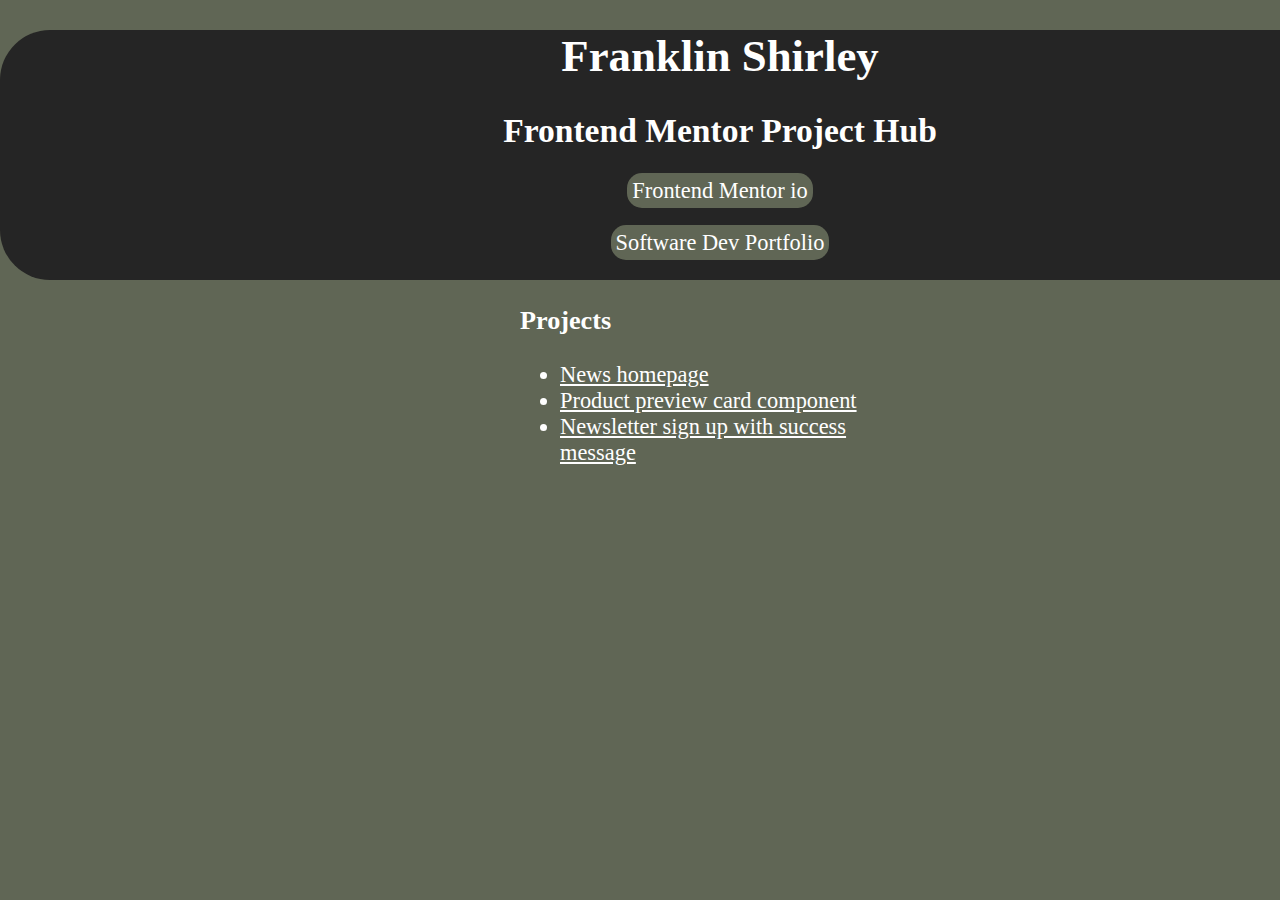
<file: index.html>
<!DOCTYPE html>
<html lang="en">
<head>
  <meta charset="UTF-8">
  <meta name="viewport" content="width=device-width, initial-scale=1.0">
    
  <link rel="stylesheet" href="styles.css"/>

  <title>Franklin Shirley | Project Hub</title>

</head>
    
    
<body>
    <div class="header">
        <h1>Franklin Shirley</h1>
        <h2>Frontend Mentor Project Hub</h2>
        <a class="round-btn" target="_blank" href="https://www.frontendmentor.io/home">Frontend Mentor io</a><br><br>
        <a class="round-btn" target="_blank" href="https://145recordings.github.io/portfolio/">Software Dev Portfolio</a>
    </div>
    <main>
        <h3>Projects</h3>
        <ul>
            <li><a class="project-link" target="_blank" href="newsHomepage/index.html">News homepage</a></li>
            <li><a class="project-link" target="_blank" href="productPreviewCardComponent/index.html">Product preview card component</a></li>
            <li><a class="project-link" target="_blank" href="newsletterSignUpWithSuccessMessage/index.html">Newsletter sign up with success message</a></li>
        </ul>
    </main>
    
</body>
</html>
</file>
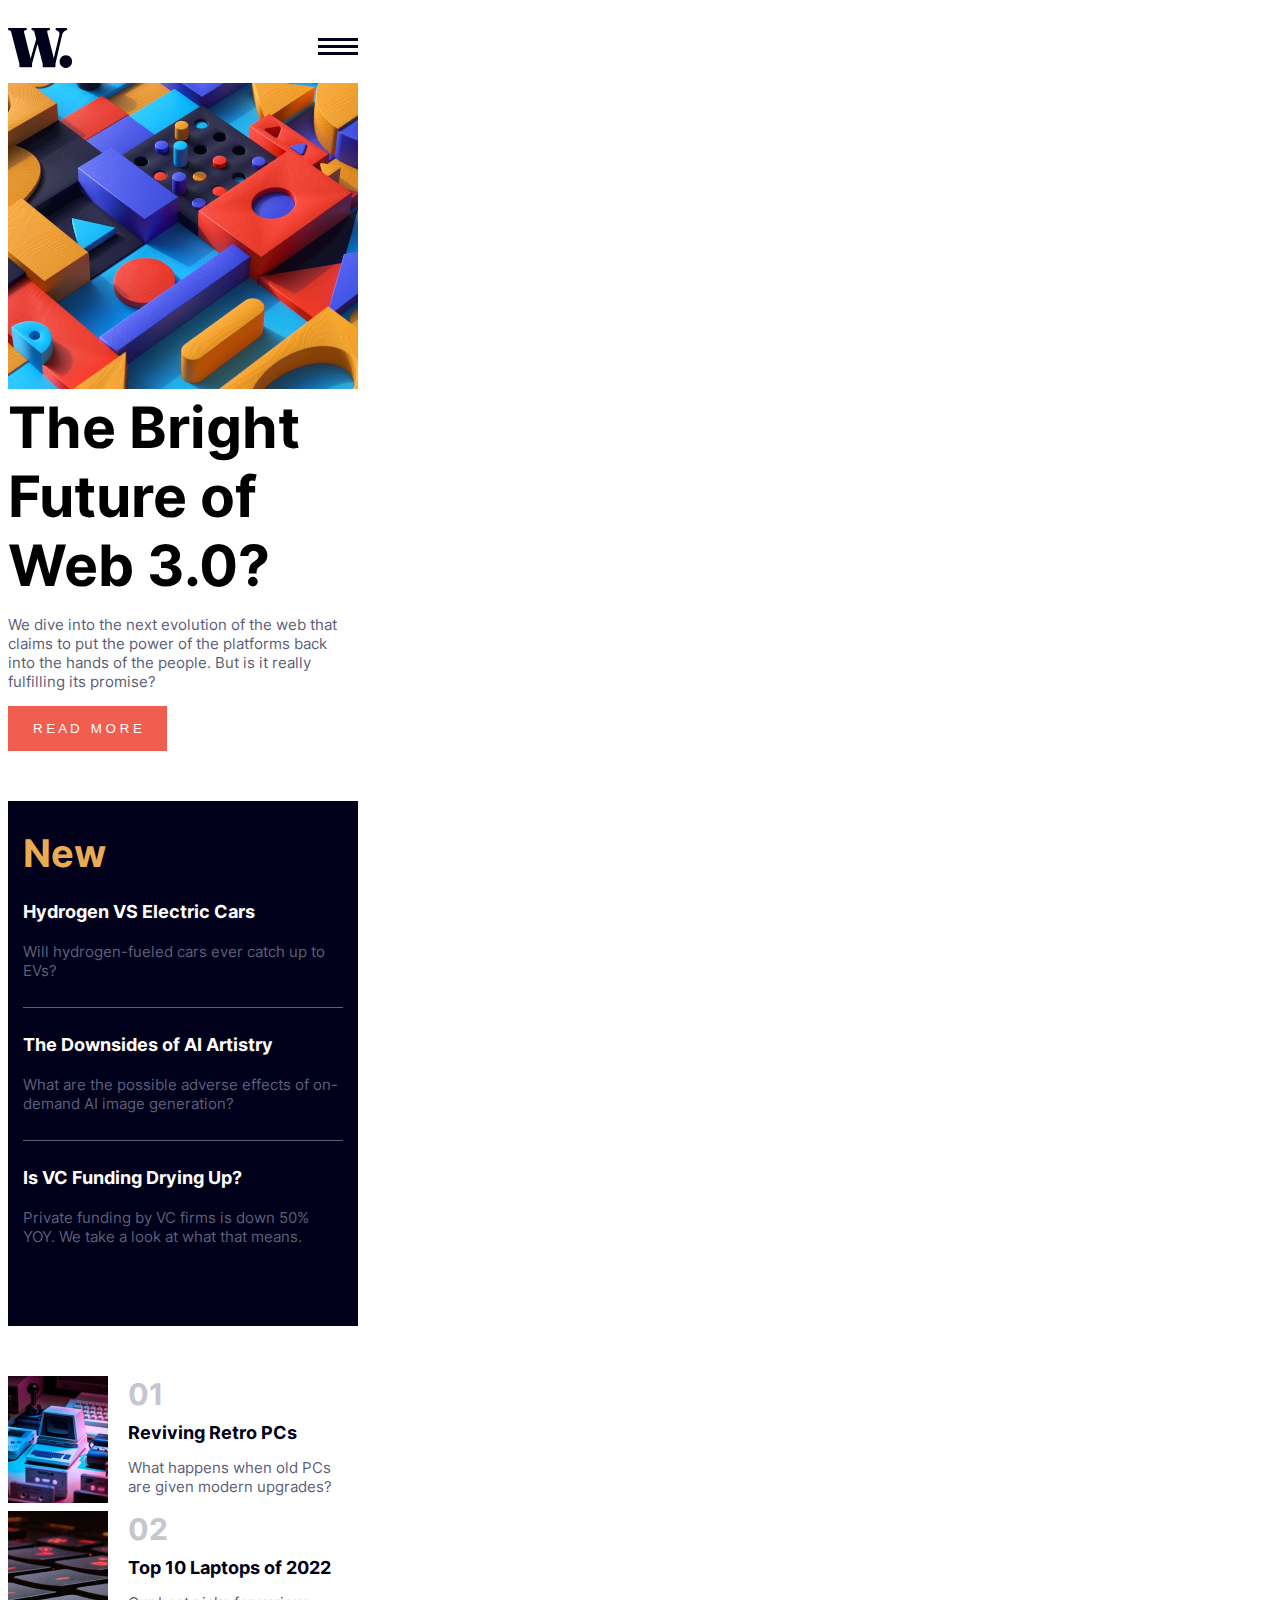
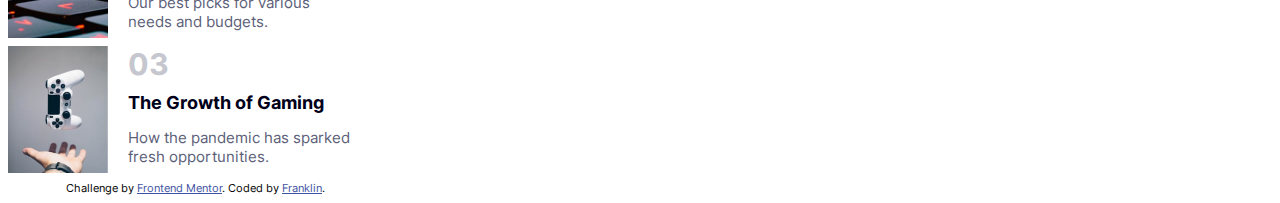
<file: newsHomepage/index.html>
<!DOCTYPE html>
<html lang="en">
<head>
  <meta charset="UTF-8">
  <meta name="viewport" content="width=device-width, initial-scale=1.0"> <!-- displays site properly based on user's device -->

    <link rel="icon" type="image/png" sizes="32x32" href="./assets/images/favicon-32x32.png">
  
    <title>Frontend Mentor | News homepage</title>
    
    <link rel="stylesheet" href="styles.css">
    
    
    
    
</head>
<body>
<nav>
    <img id="logo" src="assets/images/logo.svg"/>
    
    <ul>
        <li><a href="#">Home</a></li>
        <li><a href="#">New</a></li>
        <li><a href="#">Popular</a></li>
        <li><a href="#">Trending</a></li>
        <li><a href="#">Categories</a></li>
    </ul>
</nav>
  
<div class="nav-mobile">
    <img id="logo" src="assets/images/logo.svg"/>
    <button onclick="toggleMenu()" id="menu-icon-btn"><img class="menu-icon" src="assets/images/icon-menu.svg"/></button>
    
    
</div>

<div style="display: none;" id="mobile-menu-container">
    <div class="pop-up-menu-mobile">
        <button onclick="toggleMenu()" id="menu-icon-close-btn"><img class="menu-icon-close" src="assets/images/icon-menu-close.svg"/></button>
        <ul>
            <li><a href="#">Home</a></li>
            <li><a href="#">New</a></li>
            <li><a href="#">Popular</a></li>
            <li><a href="#">Trending</a></li>
            <li><a href="#">Categories</a></li>
        </ul>
    </div>
</div>

    
<main>
    
    <div class="master-container">
        <div id="top-img-div"><img src="assets/images/image-web-3-desktop.jpg"></div>
        <div id="top-img-div-mobile"><img src="assets/images/image-web-3-mobile.jpg"></div>
        
        
    
        <div class="left-bold"><p>The Bright<br>Future of<br>Web 3.0?</p></div>
        
        <div class="middle-text"><p>We dive into the next evolution of the web that<br>claims to put the power of the platforms back<br>into the hands of the people. 
            But is it really<br>fulfilling its promise?</p>
        <button class="middle-button">R E A D&nbsp;&nbsp; M O R E</button>
        </div>
        
        <div class="right-new">
            <div class="right-new-container">
                <h1>New</h1>
                <a href="#">Hydrogen VS Electric Cars</a>
                <p>Will hydrogen-fueled cars ever catch up to EVs?</p>
                <br>
                <hr>
                <br>
                <a href="#">The Downsides of AI Artistry</a>
                <p>What are the possible adverse effects of on-demand AI image generation?</p>
                <br>
                <hr>
                <br>
                <a href="#">Is VC Funding Drying Up?</a>
                <p>Private funding by VC firms is down 50% YOY. We take a look at what that means.</p>
            </div>
        </div>
    
        <div class="bottom-container">
            <img class="bottom-images" src="assets/images/image-retro-pcs.jpg">
            <div class="bottom-inner-container">
                <h2 class="bottom-numbers">01</h2>
                <a href="#" class="bottom-headers">Reviving Retro PCs</a>
                <p class="bottom-text">What happens when old PCs<br>are given modern upgrades?</p>
            </div>
        </div>
        
        <div class="bottom-container2">
            <img class="bottom-images" src="assets/images/image-top-laptops.jpg">
            <div class="bottom-inner-container">
                <h2 class="bottom-numbers">02</h2>
                <a href="#" class="bottom-headers">Top 10 Laptops of 2022</a>
                <p class="bottom-text">Our best picks for various<br>needs and budgets.</p>
            </div>
        </div>
        
        <div class="bottom-container3">
            <img class="bottom-images" src="assets/images/image-gaming-growth.jpg">
            <div class="bottom-inner-container">
                <h2 class="bottom-numbers">03</h2>
                <a href="#" class="bottom-headers">The Growth of Gaming</a>
                <p class="bottom-text">How the pandemic has sparked<br>fresh opportunities.</p>
            </div>
        </div>
        
    </div>
     
</main>

  
  
  <div class="attribution">
    Challenge by <a href="https://www.frontendmentor.io?ref=challenge" target="_blank">Frontend Mentor</a>. 
    Coded by <a href="#">Franklin</a>.
  </div>
    
    
    <!--menu toggle SCRIPT-->
    <script>
    function toggleMenu(){
        var menu = document.getElementById("mobile-menu-container");
        
        if(menu.style.display == "none"){
            menu.style.display = "block";
        }
        else{
            menu.style.display = "none";
        }
    }
    
    </script>
</body>
</html>
</file>
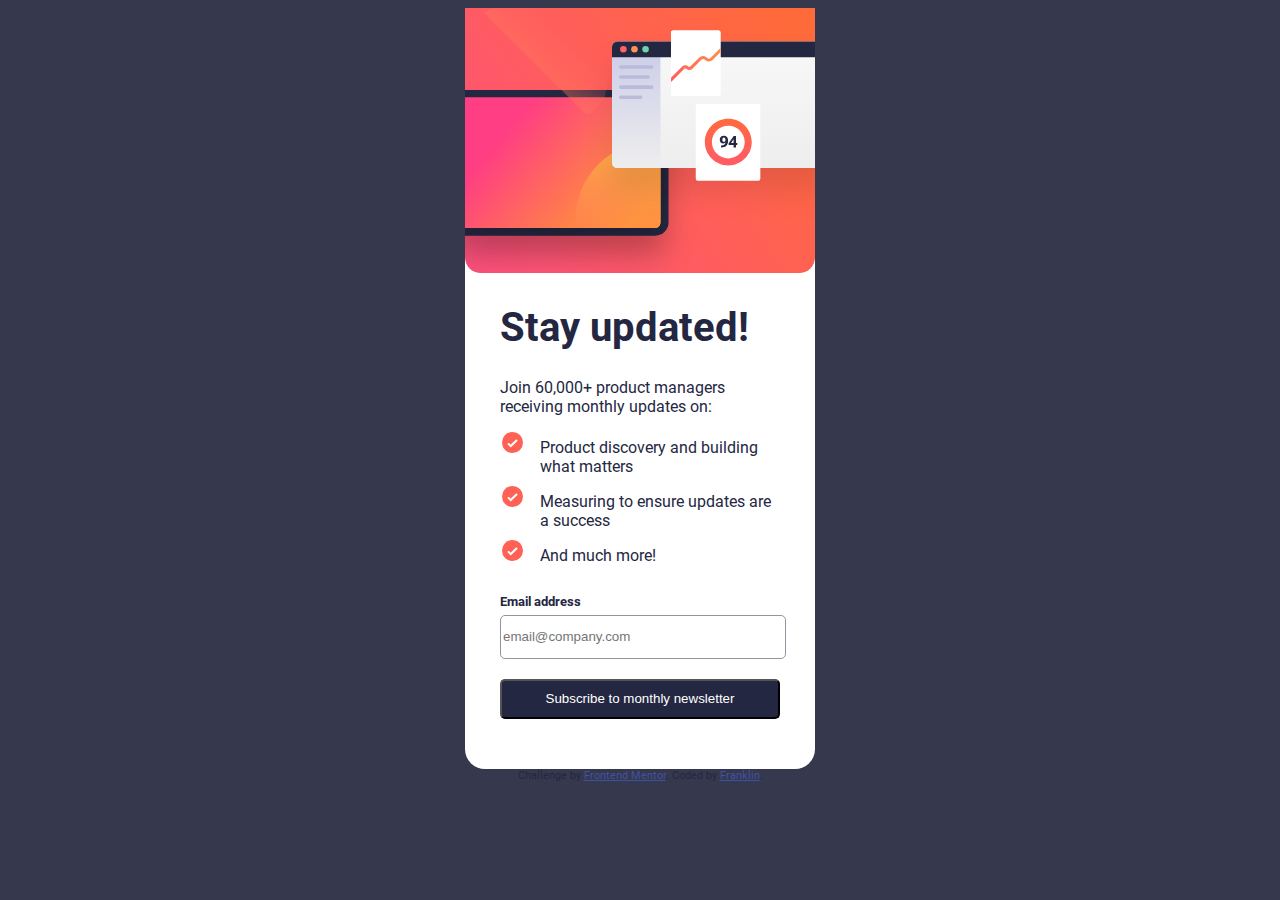
<file: newsletterSignUpWithSuccessMessage/index.html>
<!DOCTYPE html>
<html lang="en">
<head>
  <meta charset="UTF-8">
  <meta name="viewport" content="width=device-width, initial-scale=1.0"> <!-- displays site properly based on user's device -->

  <link rel="icon" type="image/png" sizes="32x32" href="./assets/images/favicon-32x32.png">
  
  <title>Frontend Mentor | Newsletter sign-up form with success message</title>

    <link rel="stylesheet" href="styles.css">

</head>
<body>

  <!-- Sign-up form start -->
    <main id="main">
        <div class="mobile-img"><img src="assets/images/illustration-sign-up-mobile.svg"></div>
        <div class="desktop-left-container">
            <h1>Stay updated!</h1>
            <p>Join 60,000+ product managers receiving monthly updates on:</p>
            <ul>
                <li>Product discovery and building what matters</li>
                <li>Measuring to ensure updates are a success</li>
                <li>And much more!</li>
            </ul>
            <form name="email-form" action="javascript:redirect()" method="post" onsubmit="return check_email()">
                <label class="form-label" id="email-label" for="email">Email address</label><p id="error-msg">Valid email required</p><br>
                <input oninvalid="check_email()" class="form-input-box" type="email" id="email" name="email" placeholder="email@company.com" required><br>
                <input class="form-button" type="submit" name="submit" value="Subscribe to monthly newsletter">
            </form>
        </div>
        <div class="desktop-illustration">
            <img src="assets/images/illustration-sign-up-desktop.svg">
        </div>
        
    </main>

<!-- Sign-up form end -->    

  
  <div class="attribution">
    Challenge by <a href="https://www.frontendmentor.io?ref=challenge" target="_blank">Frontend Mentor</a>. 
    Coded by <a href="#">Franklin</a>.
  </div>
    
    <script src="scripts.js"></script>
    
</body>
</html>
</file>
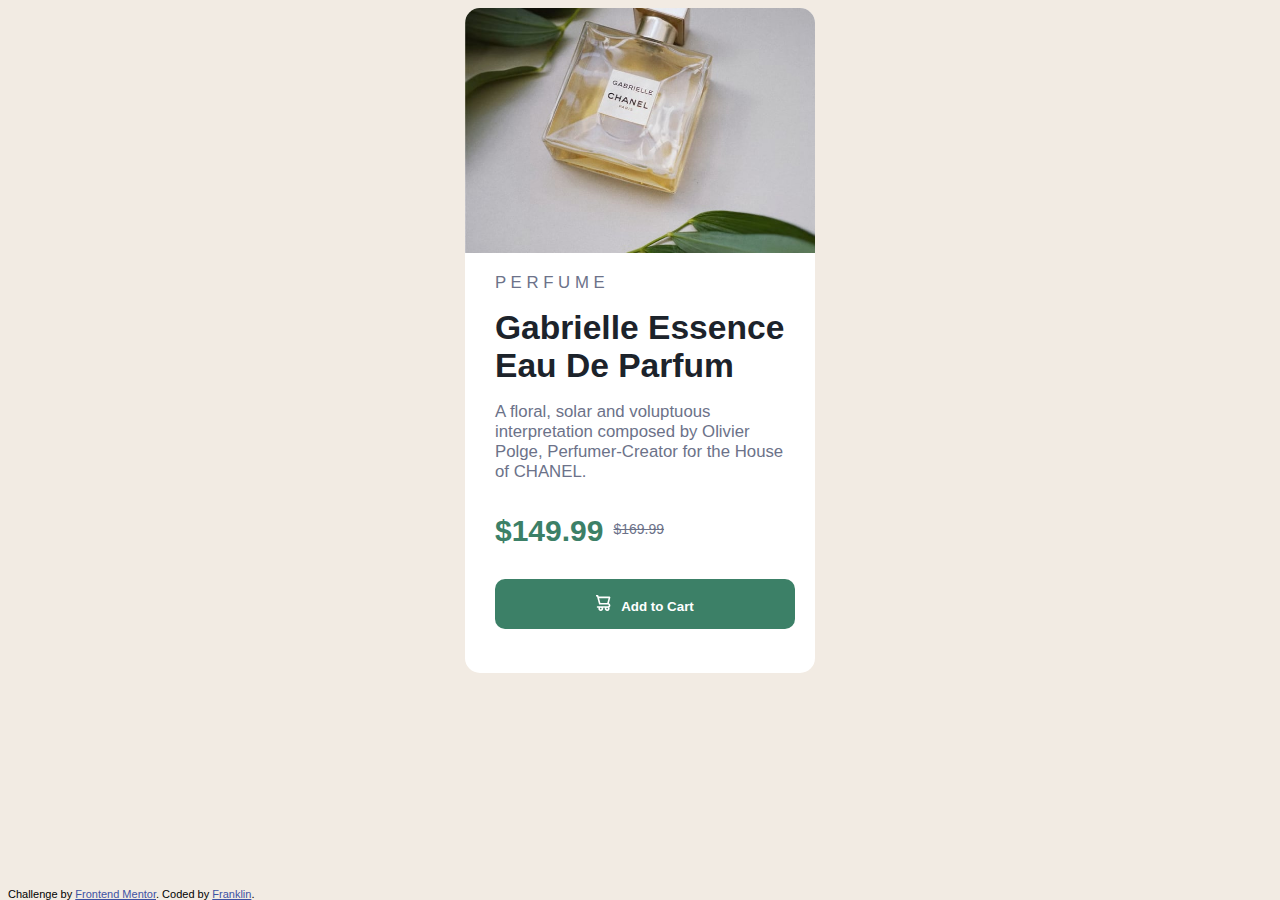
<file: productPreviewCardComponent/index.html>
<!DOCTYPE html>
<html lang="en">
<head>
  <meta charset="UTF-8">
  <meta name="viewport" content="width=device-width, initial-scale=1.0"> <!-- displays site properly based on user's device -->

  <link rel="icon" type="image/png" sizes="32x32" href="./images/favicon-32x32.png">
  <link rel="stylesheet" href="styles.css"/>

  <title>Frontend Mentor | Product preview card component</title>

</head>
<body>
  <main>
    <div class="productImage"><img src="images/image-product-desktop.jpg"></div>
    <div class="mobileProductImage"><img src="images/image-product-mobile.jpg"></div>

    <div id="bodyContent">
      <p id="header">P E R F U M E</p>

      <h1 id="title">Gabrielle Essence Eau De Parfum</h1>
    
      <p id="body">A floral, solar and voluptuous interpretation composed by Olivier Polge, 
        Perfumer-Creator for the House of CHANEL.</p>
      
      <div id="prices">
        <div id="mainPrice">$149.99</div>
        <div id="crossPrice">$169.99</div>
      </div>
      
    
      <button class="btnAddToCart"><img src="images/icon-cart.svg">Add to Cart</button>
    </div>
    


  </main>
  
  
  <div class="attribution">
    Challenge by <a href="https://www.frontendmentor.io?ref=challenge" target="_blank">Frontend Mentor</a>. 
    Coded by <a href="#">Franklin</a>.
  </div>
</body>
</html>
</file>
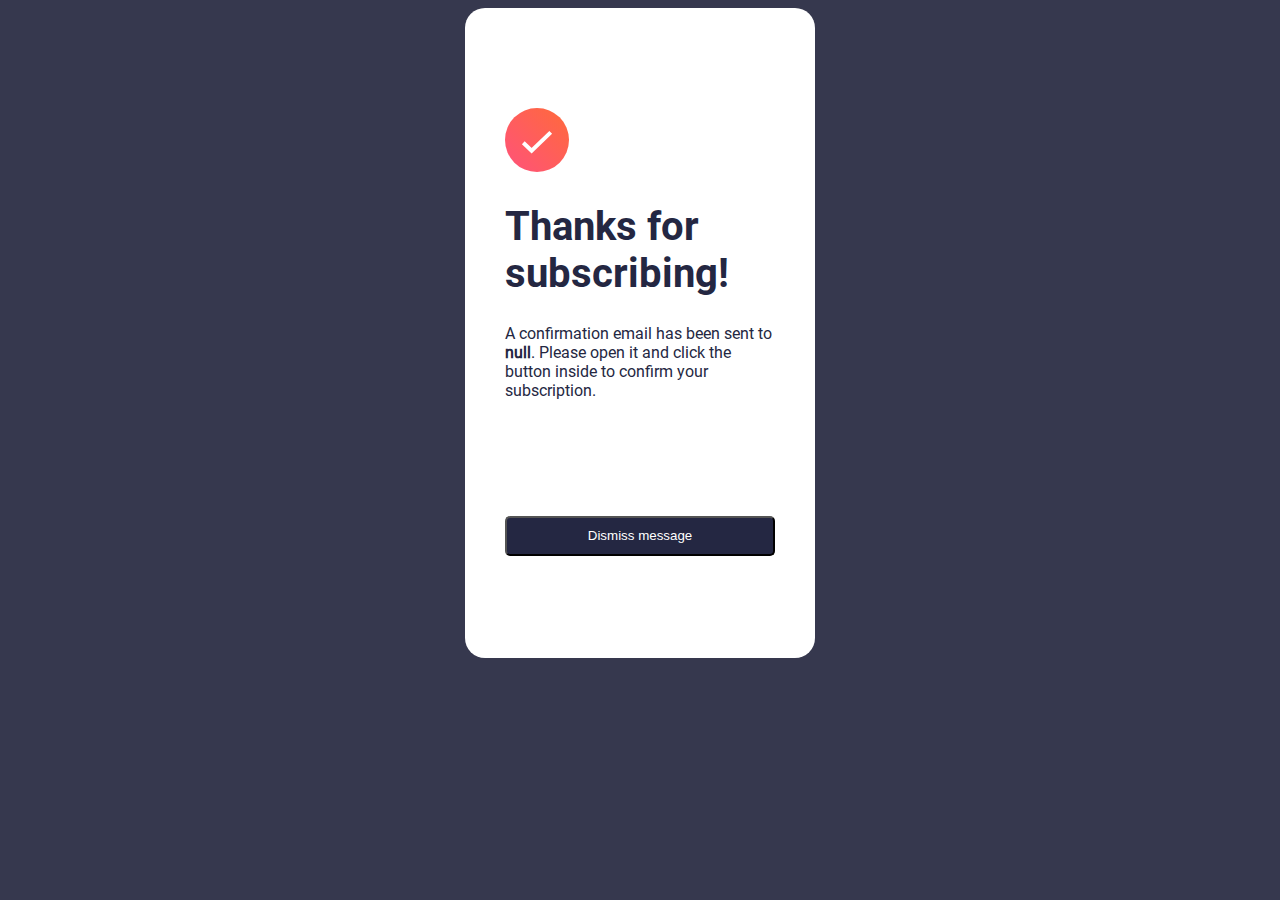
<file: newsletterSignUpWithSuccessMessage/success.html>
<!DOCTYPE html>
<html lang="en">
<head>
  <meta charset="UTF-8">
  <meta name="viewport" content="width=device-width, initial-scale=1.0"> <!-- displays site properly based on user's device -->

  <link rel="icon" type="image/png" sizes="32x32" href="./assets/images/favicon-32x32.png">
  
    <title>Frontend Mentor | Newsletter sign-up form with success message</title>

    <link rel="stylesheet" href="styles.css">

</head>
<body onload="set_email()">
    
    <!-- Success message start -->
<div class="success">
    <div class="success-inner">
        <img src="assets/images/icon-success.svg">
        <h1>Thanks for subscribing!</h1>
        <p>A confirmation email has been sent to <span id="placeholder-email"></span>. 
            Please open it and click the button inside to confirm your subscription.</p>
    
    <a href="index.html"><button class="dismiss-button" onclick="remove_email()">Dismiss message</button></a>
    </div>
        
</div>
    
    <!-- Success message end -->
    
<script src="scripts.js"></script>
</body>
</html>
</file>
<file: styles.css>
.header {
    width: 100%;
    margin-left: auto;
    margin-right: auto;
    text-align: center;
    background-color: #252525;
    color: white;
    height: 250px;
    border-radius: 50px;
}

body{
    font-size: 1.4em;
    width: 1440px;
    margin-left: auto;
    margin-right: auto;
    color: white;
    background-color: #606655;
}

.round-btn{
    background-color: #606655;
    border-radius: 15px;
    padding: 5px;
    text-decoration: none;
}

.round-btn:hover{
    background-color: #252525; 
}

body a{
    color: white;
}

.project-link:hover{
    color: #252525;
}

main{
    width: 400px;
    margin-left: auto;
    margin-right: auto;
}
</file>
<file: newsHomepage/styles.css>
.attribution { font-size: 11px; text-align: center; }
.attribution a { color: hsl(228, 45%, 44%); }

@font-face{
    font-family: inter;
    src: url(assets/fonts/Inter-VariableFont_slnt,wght.ttf);
}

body{
    font-family: inter;
    font-size: 15px;
    width: 1440px;
}

#logo{
    float: left;
}
#mobile-menu-container{
    display: none;
}

nav{
    padding-left: 150px;
    padding-right: 150px;
    padding-bottom: 100px;
    padding-top: 100px;
}

nav a:hover{
    color: hsl(5, 85%, 63%);
}

nav ul li{
    list-style: none;
    text-decoration: none;
    display: inline-block;
    float: left;
    padding-left: 30px;
    
}

nav ul{
    width: 450px;
    margin-left: auto;
}

nav a{
    color: hsl(236, 13%, 42%);
    text-decoration: none;
}

.nav-mobile{
    display: none;
}

main{
    padding-left: 150px;
    padding-right: 150px;
}

.master-container{
    display: grid;
    grid-gap: 10px;
    grid-template-columns: auto auto auto;
}
#top-img-div{
    grid-column: 1 / span 2;

}
#top-img-div img{
    width: 750px;
}

#top-img-div-mobile{
    display: none;
}

.right-new{
    width: 350px;
    background-color: hsl(240, 100%, 5%);
    grid-column-start: 3;
    grid-column-end: 3;
    grid-row: 1 / span 2;
    height: 525px;

}

.right-new-container{
    color: hsl(36, 100%, 99%);
    padding-left: 15px;
    padding-right: 15px;
    padding-top:5px;
    padding-bottom: 5px;
    margin: 0;
    
}
.right-new-container h1{
    color: hsl(35, 77%, 62%);
    font-size: 2.5em;
}


.right-new-container a{
    font-weight: bolder;
    font-size: 1.2em;
    margin-top: 0;
    text-decoration: none;
    color: hsl(36, 100%, 99%);
}
.right-new-container a:hover{
    color: hsl(35, 77%, 62%);
}

.right-new-container p{
    color:  hsl(236, 13%, 42%);
    margin: 0;
    padding-top: 20px;
}

hr{
    height: 1px;
    background-color: hsl(236, 13%, 42%);
    border: none;
}

.left-bold p{
    grid-column: 1 1;
    grid-row: 2 2;
    font-size: 3.8em;
    font-weight: bolder;
    margin-top: 0;
    
}
.middle-text{
    grid-column: 2 2;
    grid-row: 2 2;
    padding-left: 75px;
    color: hsl(236, 13%, 42%);
}

.middle-button{
    background-color: hsl(5, 85%, 63%);
    border: none;
    color: hsl(36, 100%, 99%);
    padding-top: 15px;
    padding-bottom: 15px;
    padding-left: 25px;
    padding-right: 25px;
    margin-top: 45px;
}
.middle-button:hover{
    background-color: hsl(240, 100%, 5%);
}

.bottom-container{
    grid-column: 1 1;
    grid-row: 3 3;   
}
.bottom-container2{
    grid-column: 2 2;
    grid-row: 3 3;
    padding-left: 75px;
}
.bottom-container2{
    grid-column: 3 3;
    grid-row: 3 3;   
}


/*below is classes for bottom row*/
.bottom-inner-container{
    display: inline-block;
    padding-left: 20px;
    padding-right: 0;
    margin-right: 0;
}
.bottom-images{
    float: left;
    width: 100px;
}
.bottom-numbers{
    margin: 0;
    padding-bottom: 10px;
    font-weight: bolder;
    color: hsl(233, 8%, 79%);
    font-size: 2em;
}
.bottom-headers{  
    font-weight: bolder;
    font-size: 1.2em;
    text-decoration: none;
    color: hsl(240, 100%, 5%);
}
.bottom-headers:hover{
    color: hsl(5, 85%, 63%);
}
.bottom-text{
    color:  hsl(236, 13%, 42%);
}

/*mobile styles*/

@media (max-width: 1439px){
    body{
        width: 375px;
    }
    #mobile-menu-container{
        padding-left: 100px;
        position: fixed;
    }
    #menu-icon-close-btn{
        float: right;
        border: none;
        background-color: white;
    }
    #menu-icon-close-btn:hover{
        cursor: pointer;
    }
    .pop-up-menu-mobile{
        position: fixed;
        background-color: white;
        width: 250px;
        height: 100%;
    }
    .pop-up-menu-mobile ul{
        padding-top: 75px;
    }
    .pop-up-menu-mobile ul li{
        list-style: none;
        text-decoration: none;
        font-size: 1.5em;
        padding-top: 25px;
    }
    .pop-up-menu-mobile a{
        color: hsl(236, 13%, 42%);
        text-decoration: none;
    }
    nav{
        display: none;
    }
    .nav-mobile{
        display: block;
        padding-top: 20px;
    }
    #menu-icon-btn{
        float: right;
        border: none;
        background-color: white;
        padding-right: 25px;
        padding-top: 10px;
    }
    #menu-icon-btn:hover{
        cursor: pointer;
    }
    #logo{
        padding-bottom: 15px;
    }
    #top-img-div{
        display: none;
    }
    #top-img-div-mobile{
        display: block;
    }
    #top-img-div-mobile img{
        width: 350px;
    }
    .master-container{
        display: block;
    }
    main{
        padding: 0;
        width: 375px;
        margin-left: auto;
        margin-right: auto;
    }
    .left-bold p{
        margin-bottom: 0;
    }
    .middle-text{
        padding-left: 0;
    }
    .middle-button{
        margin-top: 0;
        margin-bottom: 50px;
    }
    .bottom-container{
        padding-top: 50px;
    }
    .bottom-container2{
        padding-left: 0;
    }
}
</file>
<file: newsletterSignUpWithSuccessMessage/styles.css>
.attribution { font-size: 11px; text-align: center; }
.attribution a { color: hsl(228, 45%, 44%); }

@font-face{
    font-family: roboto;
    src: url(assets/fonts/Roboto-Regular.ttf);
}
@font-face{
    font-family:roboto-bold;
    src: url(assets/fonts/Roboto-Bold.ttf);
}

.mobile-img{
    display: none;
}

body{
    font-family: roboto;
    color: hsl(234, 29%, 20%);
    font-size: 16px;
    background-color: hsl(235, 18%, 26%);
}
main{
    display: grid;
    grid-template-columns: auto auto;
    width: 900px;
    height: 635px;
    margin-left: auto;
    margin-right: auto;
    background-color: hsl(0, 0%, 100%);
    border-radius: 20px;
    margin-top: 100px;
}

main h1{
    font-family: roboto-bold;
    font-size: 2.5em;
}

.desktop-left-container{
    width: 80%;
    margin-left: auto;
    margin-right: auto;
    padding-top: 75px;
}
.desktop-left-container ul{
    list-style-image: url(assets/images/icon-list.svg);
    padding-left: 30px;
}
.desktop-left-container ul li{
    padding-bottom: 10px;
    padding-left: 10px;
}
.desktop-illustration{
    width: 80%;
    padding: 20px;
}
.form-label{
    font-family: roboto-bold;
    font-size: .8em;
}
.form-input-box{
    width: 100%;
    height: 40px;
    border-radius: 5px;
    border: 1px solid hsl(231, 7%, 60%);
    margin-top: 5px;
    margin-bottom: 20px;
}
.form-button{
    width: 100%;
    height: 40px;
    background-color: hsl(234, 29%, 20%);
    color: hsl(0, 0%, 100%);
    border-radius: 5px;
}
.form-button:hover{
    cursor: pointer;
    background-image: linear-gradient(to right,hsl(4, 100%, 67%),orange);
    border: none;
}
#error-msg{
    display: none;
    padding: 0;
    margin: 0;
    float: right;
    font-size: .8em;
    font-family: roboto-bold;
    color: hsl(4, 100%, 67%);
}



/*success.html styles*/



.success{
    width: 400px;
    height: 425px;
    margin-left: auto;
    margin-right: auto;
    background-color: hsl(0, 0%, 100%);
    border-radius: 20px;
    margin-top: 100px; 
}
.success h1{
    font-family: roboto-bold;
    font-size: 2.5em;
}
.success-inner{
    padding: 40px;
}

.dismiss-button{
    background-color: hsl(234, 29%, 20%);
    color: hsl(0, 0%, 100%);
    width: 100%;
    border-radius: 5px;
    height: 40px;
}
.dismiss-button:hover{
    cursor: pointer;
    background-image: linear-gradient(to right,hsl(4, 100%, 67%),orange);
    border: none;
}



/*mobile styles*/


@media (max-width: 1439px){
    /*home page mobile styles*/
    body{
        overflow-x: hidden;
    }
    .mobile-img{
        display: block;
    }
    .mobile-img img{
        width: 100%;
    }
    .desktop-left-container{
        padding-top: 0;
        width: 80%;
    }
    .desktop-illustration{
        display: none;
    }
    main{
        display: block;
        width: 350px;
        height: auto;
        padding-bottom: 50px;
        margin-top: 0;
    }
    
    .form-input-box{
        width: 100%;
        
    }
    .form-button{
        width: 100%;
    }
    
    /*success.html mobile styles*/
    
    .success{
        width: 350px;
        margin-top: 0;
        height: 650px;
    }
    .success-inner{
        padding-top: 100px;
    }
    .dismiss-button{
        margin-top: 100px;
    }
    
}
</file>
<file: productPreviewCardComponent/styles.css>
.attribution { font-size: 11px; text-align: center; bottom: 0; position: absolute;}
.attribution a { color: hsl(228, 45%, 44%); }


body{
    background-color: hsl(30, 38%, 92%);
    font-family: 'Gill Sans', 'Gill Sans MT', Calibri, 'Trebuchet MS', sans-serif;

}

main{
    background-color: hsl(0, 0%, 100%);
    width: 500px;
    font-size: 14px;
    border-radius: 15px;
    margin-left: auto;
    margin-right: auto;
    margin-top: 200px;
}

.mobileProductImage{
    display: none;
}

.productImage img{
    float: left;
    width: 250px;
    height: 400px;
    border-radius: 15px 0px 0px 15px;
}

#bodyContent{
    width: 200px;
    height: 400px;
    padding-left: 275px;
   
    
}

#header{
    
    color: hsl(228, 12%, 48%);
    padding-top: 15px;
}
#title{
    
    color: hsl(212, 21%, 14%);
    margin-top: 5px;
    margin-bottom: 5px;
}
#body{
    
    color: hsl(228, 12%, 48%);
}
#prices{
    margin-top: 15px;
    display: inline-block;
    width: 200px;
    text-align: center;
    margin-bottom: 15px;
    
}
#mainPrice{
    float: left;
    height: 30px;
    color: hsl(158, 36%, 37%);
    font-weight: bolder;
    font-size: 30px;
}
#crossPrice{
    display: table-cell;
    height: 30px;
    color: hsl(228, 12%, 48%);
    font-size: 14px;
    text-decoration: line-through;
    vertical-align: middle;
    padding-left: 10px;
    
}

.btnAddToCart{
    display: table-cell;
    vertical-align: middle;
    height: 3em;
    width: 200px;
    border-radius: 10px;
    margin-top: 15px;
    background-color: hsl(158, 36%, 37%);
    color: hsl(0, 0%, 100%);
    text-align: center;
    border: none;
}

.btnAddToCart:hover{
    background-color: hsl(212, 21%, 14%);
    cursor: pointer;
}

.btnAddToCart img{
    padding-right: 10px;

}

/*Mobile Optimization*/

@media (max-width: 1439px){
    .mobileProductImage{
        display: block;
    }
    .mobileProductImage img{
        width: 350px;
        border-radius: 15px 15px 0px 0px;
    }
    .productImage{
        display: none;
    }
    main{
        width: 350px;
        margin-top: 0;
    }
    #bodyContent{
        padding-left: 30px;
        padding-right: 30px;
        width: 300px;
        font-size: 1.2em;
    }
    #header{
        padding-top: 0;
    }
    #title{
        margin-top: 0;
    }
    .btnAddToCart{
        width: 300px;
        height: 50px;
        font-weight: bold;
    }
   
}
</file>
